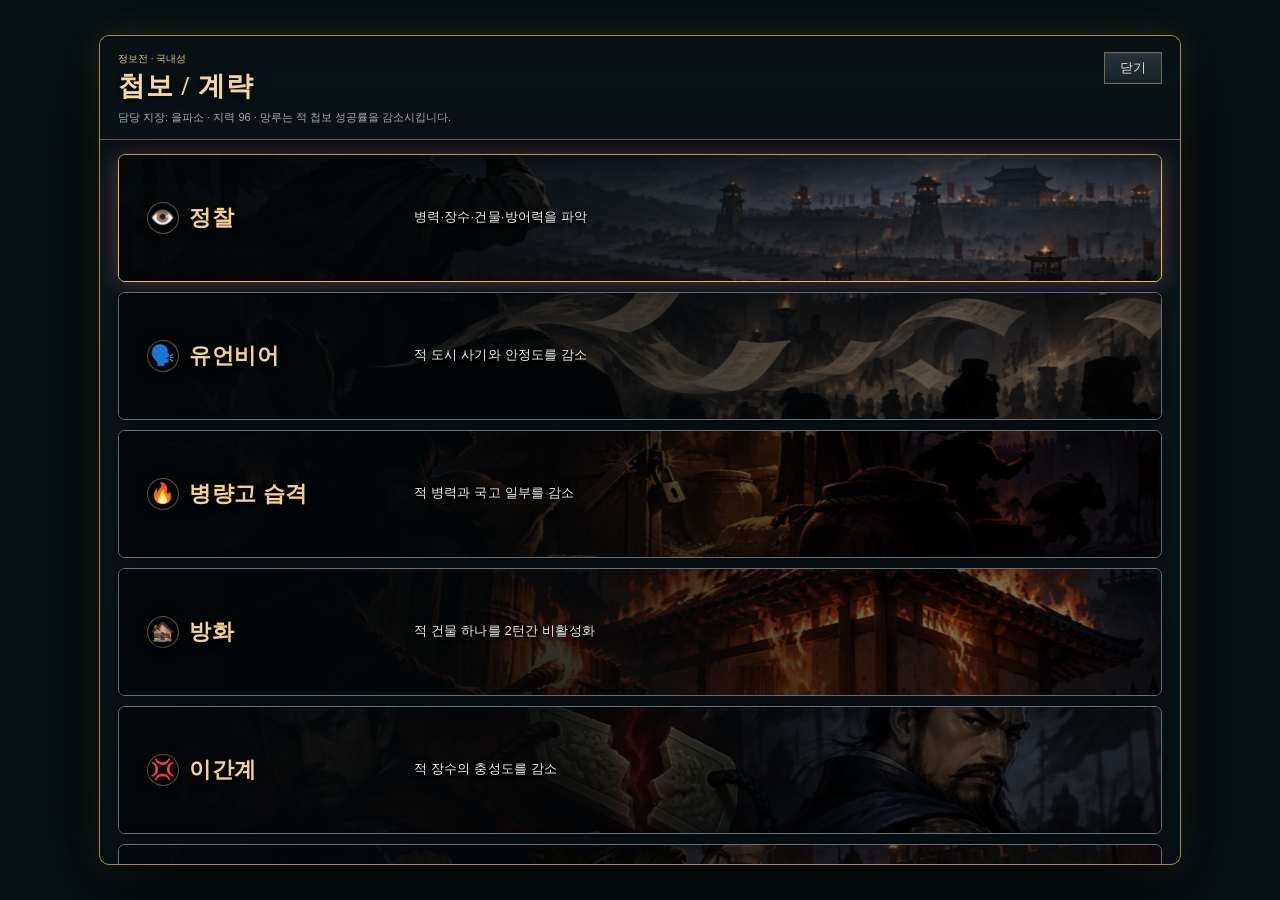
<file: _spy_preview.html>
<!doctype html><meta charset='utf-8'><link rel='stylesheet' href='espionage-cinematic-ui.css'><style>body{margin:0;background:#061015;font-family:Arial,sans-serif;color:#fff;display:grid;place-items:center;min-height:100vh}.officer-panel-eyebrow{font-size:10px;color:#d6bd84}.subtext{color:#9eaaa6}.officer-modal-close{padding:6px 9px}.strategy-espionage-cinematic-modal{display:block;position:relative;margin:20px auto}.strategy-espionage-wrap{--spy-faction-glow:#b75c63}</style><dialog id='strategyEspionageModal' class='strategy-espionage-cinematic-modal' open><div class='strategy-espionage-wrap' style='--spy-faction-glow:#b75c63'><div class='strategy-espionage-head'><div><div class='officer-panel-eyebrow'>정보전 · 국내성</div><h2>첩보 / 계략</h2><p class='subtext'>담당 지장: 을파소 · 지력 96 · 망루는 적 첩보 성공률을 감소시킵니다.</p></div><button class='officer-modal-close'>닫기</button></div><div class='strategy-espionage-actions'>
<button class="strategy-espionage-action-slot" aria-pressed="true" style="--espionage-bg-image:url('image_HVYpzu.png')"><span class="strategy-espionage-action-copy"><strong><span class="strategy-espionage-action-icon">👁️</span>정찰</strong><small>병력·장수·건물·방어력을 파악</small></span><span class="strategy-espionage-action-sheen"></span></button><button class="strategy-espionage-action-slot" aria-pressed="false" style="--espionage-bg-image:url('image_zlI1-7.png')"><span class="strategy-espionage-action-copy"><strong><span class="strategy-espionage-action-icon">🗣️</span>유언비어</strong><small>적 도시 사기와 안정도를 감소</small></span><span class="strategy-espionage-action-sheen"></span></button><button class="strategy-espionage-action-slot" aria-pressed="false" style="--espionage-bg-image:url('image_VJrNXn.png')"><span class="strategy-espionage-action-copy"><strong><span class="strategy-espionage-action-icon">🔥</span>병량고 습격</strong><small>적 병력과 국고 일부를 감소</small></span><span class="strategy-espionage-action-sheen"></span></button><button class="strategy-espionage-action-slot" aria-pressed="false" style="--espionage-bg-image:url('image_U5ZYX_.png')"><span class="strategy-espionage-action-copy"><strong><span class="strategy-espionage-action-icon">🏚️</span>방화</strong><small>적 건물 하나를 2턴간 비활성화</small></span><span class="strategy-espionage-action-sheen"></span></button><button class="strategy-espionage-action-slot" aria-pressed="false" style="--espionage-bg-image:url('image_smlfKO.png')"><span class="strategy-espionage-action-copy"><strong><span class="strategy-espionage-action-icon">💢</span>이간계</strong><small>적 장수의 충성도를 감소</small></span><span class="strategy-espionage-action-sheen"></span></button><button class="strategy-espionage-action-slot" aria-pressed="false" style="--espionage-bg-image:url('image_ZTBQhS.png')"><span class="strategy-espionage-action-copy"><strong><span class="strategy-espionage-action-icon">🛡️</span>반간계</strong><small>3턴간 이 도시를 향한 적 첩보 성공률 감소</small></span><span class="strategy-espionage-action-sheen"></span></button><button class="strategy-espionage-action-slot" aria-pressed="false" style="--espionage-bg-image:url('image_OTJoMB.png')"><span class="strategy-espionage-action-copy"><strong><span class="strategy-espionage-action-icon">📜</span>거짓정보</strong><small>AI가 해당 도시 병력을 잘못 판단하도록 교란</small></span><span class="strategy-espionage-action-sheen"></span></button></div></div></dialog>
</file>
<file: espionage-cinematic-ui.css>
/* 삼국쟁패 v81 - 첩보/계략 시네마틱 와이드 슬롯 UI */
#strategyEspionageModal.strategy-espionage-cinematic-modal{
  width:min(1080px,calc(100vw - 40px))!important;
  max-width:none!important;
  max-height:92vh!important;
  padding:0!important;
  overflow:hidden!important;
  border:1px solid color-mix(in srgb,var(--spy-faction-glow,#d4af37) 52%,#6f6755)!important;
  border-radius:10px!important;
  background:linear-gradient(180deg,#0d171df7,#081116f7)!important;
  box-shadow:0 28px 90px #000e,0 0 32px color-mix(in srgb,var(--spy-faction-glow,#d4af37) 18%,transparent)!important;
  color:#f2ecdc!important;
}
#strategyEspionageModal.strategy-espionage-cinematic-modal::backdrop{
  background:radial-gradient(circle at 50% 42%,#13242dbd 0,#050a0ddc 62%,#020405ed 100%)!important;
  backdrop-filter:blur(4px) saturate(.8);
}
#strategyEspionageModal .strategy-espionage-wrap{
  box-sizing:border-box;
  max-height:92vh;
  overflow-y:auto;
  padding:0 18px 20px!important;
  scrollbar-width:thin;
  scrollbar-color:#8b7650 #0b1419;
}
#strategyEspionageModal .strategy-espionage-head{
  position:sticky;
  top:0;
  z-index:20;
  margin:0 -18px 14px;
  padding:16px 18px 13px!important;
  display:flex!important;
  align-items:flex-start!important;
  justify-content:space-between!important;
  gap:18px!important;
  border-bottom:1px solid color-mix(in srgb,var(--spy-faction-glow,#d4af37) 36%,#4b4a43)!important;
  background:linear-gradient(180deg,rgba(9,17,21,.98),rgba(9,17,21,.91));
  backdrop-filter:blur(14px);
  box-shadow:0 12px 26px #0007;
}
#strategyEspionageModal .strategy-espionage-head h2{
  margin:2px 0 5px!important;
  font-family:"Noto Serif KR","Nanum Myeongjo",serif;
  font-size:27px!important;
  letter-spacing:.035em;
  color:#f2d89b!important;
  text-shadow:0 1px 12px #000;
}
#strategyEspionageModal .strategy-espionage-head .subtext{
  margin:0;
  color:#9eaaa6;
  font-size:11px;
  line-height:1.5;
}
#strategyEspionageModal .strategy-espionage-head .officer-modal-close{
  flex:0 0 auto;
  min-width:58px!important;
  border:1px solid #736a55!important;
  background:linear-gradient(180deg,#273238,#182228)!important;
  color:#eee4cf!important;
  box-shadow:inset 0 1px 0 #ffffff10;
}

/* 기존 2열 카드 → 1열 시네마틱 와이드 슬롯 */
#strategyEspionageModal .strategy-espionage-actions{
  display:flex!important;
  flex-direction:column!important;
  grid-template-columns:none!important;
  gap:10px!important;
  margin:0!important;
}
#strategyEspionageModal .strategy-espionage-actions .strategy-espionage-action-slot{
  --slot-height:128px;
  position:relative!important;
  isolation:isolate;
  box-sizing:border-box;
  width:100%!important;
  height:var(--slot-height)!important;
  min-height:var(--slot-height)!important;
  overflow:hidden!important;
  display:block!important;
  padding:0!important;
  border:1px solid #667177!important;
  border-radius:7px!important;
  background:#10191e!important;
  color:#fff!important;
  text-align:left!important;
  cursor:pointer;
  box-shadow:inset 0 0 0 1px #0009,0 5px 18px #0007;
  transition:border-color .3s ease,box-shadow .3s ease,transform .3s ease!important;
  transform:translateZ(0);
}
#strategyEspionageModal .strategy-espionage-actions .strategy-espionage-action-slot::before{
  content:"";
  position:absolute;
  inset:-2px;
  z-index:-3;
  background-image:var(--espionage-bg-image);
  background-size:cover;
  background-position:center;
  background-repeat:no-repeat;
  filter:brightness(.58) saturate(.82) contrast(1.04);
  transform:scale(1.001);
  transform-origin:center;
  transition:transform .3s cubic-bezier(.2,.7,.2,1),filter .3s ease;
  will-change:transform,filter;
}
#strategyEspionageModal .strategy-espionage-actions .strategy-espionage-action-slot::after{
  content:"";
  position:absolute;
  inset:0;
  z-index:-2;
  pointer-events:none;
  background:
    linear-gradient(90deg,rgba(3,7,9,.94) 0%,rgba(3,7,9,.84) 25%,rgba(3,7,9,.50) 52%,rgba(3,7,9,.08) 84%,rgba(3,7,9,.18) 100%),
    linear-gradient(180deg,rgba(0,0,0,.20),transparent 35%,rgba(0,0,0,.28));
  transition:opacity .3s ease;
}
#strategyEspionageModal .strategy-espionage-action-copy{
  position:absolute;
  z-index:3;
  inset:0 auto 0 0;
  width:min(82%,820px);
  display:flex!important;
  align-items:center;
  gap:22px;
  padding:0 28px;
  box-sizing:border-box;
  pointer-events:none;
  text-shadow:0 2px 8px #000,0 1px 2px #000;
}
#strategyEspionageModal .strategy-espionage-action-copy strong{
  display:flex!important;
  align-items:center;
  flex:0 0 245px;
  min-width:0;
  gap:10px;
  color:#f2d28c!important;
  font-size:22px!important;
  line-height:1.15;
  letter-spacing:.025em;
  font-family:"Noto Serif KR","Nanum Myeongjo",serif;
  white-space:nowrap;
}
#strategyEspionageModal .strategy-espionage-action-icon{
  display:inline-grid;
  place-items:center;
  width:30px;
  height:30px;
  flex:0 0 30px;
  font-family:system-ui,sans-serif;
  font-size:20px;
  border:1px solid #e6c87366;
  border-radius:50%;
  background:#080b0da8;
  box-shadow:inset 0 0 10px #000b,0 0 10px #0008;
}
#strategyEspionageModal .strategy-espionage-action-copy small{
  display:block!important;
  margin:0!important;
  color:#eef2ee!important;
  font-size:13px!important;
  line-height:1.45!important;
  letter-spacing:.015em;
  white-space:nowrap;
  overflow:hidden;
  text-overflow:ellipsis;
}
#strategyEspionageModal .strategy-espionage-action-sheen{
  position:absolute;
  z-index:1;
  right:-18%;
  top:-80%;
  width:42%;
  height:260%;
  opacity:0;
  pointer-events:none;
  transform:rotate(14deg) translateX(-40%);
  background:linear-gradient(90deg,transparent,#ffffff13,transparent);
  transition:opacity .3s ease,transform .55s ease;
}
#strategyEspionageModal .strategy-espionage-actions .strategy-espionage-action-slot:hover:not(:disabled),
#strategyEspionageModal .strategy-espionage-actions .strategy-espionage-action-slot:focus-visible:not(:disabled){
  border-color:var(--spy-faction-glow,#d4af37)!important;
  box-shadow:inset 0 0 0 1px color-mix(in srgb,var(--spy-faction-glow,#d4af37) 45%,transparent),0 0 22px color-mix(in srgb,var(--spy-faction-glow,#d4af37) 55%,transparent),0 12px 30px #000b!important;
  transform:translateY(-1px) translateZ(0)!important;
  outline:none;
}
#strategyEspionageModal .strategy-espionage-actions .strategy-espionage-action-slot:hover:not(:disabled)::before,
#strategyEspionageModal .strategy-espionage-actions .strategy-espionage-action-slot:focus-visible:not(:disabled)::before{
  transform:scale(1.03);
  filter:brightness(1.2) saturate(1.05) contrast(1.02);
}
#strategyEspionageModal .strategy-espionage-actions .strategy-espionage-action-slot:hover:not(:disabled)::after,
#strategyEspionageModal .strategy-espionage-actions .strategy-espionage-action-slot:focus-visible:not(:disabled)::after{
  opacity:.86;
}
#strategyEspionageModal .strategy-espionage-actions .strategy-espionage-action-slot:hover .strategy-espionage-action-sheen{
  opacity:1;
  transform:rotate(14deg) translateX(70%);
}
#strategyEspionageModal .strategy-espionage-actions .strategy-espionage-action-slot[aria-pressed="true"]{
  border-color:#e2be67!important;
  box-shadow:inset 4px 0 0 #edca72,inset 0 0 0 1px #ffe7a52d,0 0 22px color-mix(in srgb,var(--spy-faction-glow,#d4af37) 42%,transparent)!important;
}
#strategyEspionageModal .strategy-espionage-actions .strategy-espionage-action-slot[aria-pressed="true"]::before{
  filter:brightness(.93) saturate(1.02);
}
#strategyEspionageModal .strategy-espionage-actions .strategy-espionage-action-slot:disabled{
  opacity:.46!important;
  cursor:not-allowed!important;
  filter:none!important;
}
#strategyEspionageModal .strategy-espionage-actions .strategy-espionage-action-slot:disabled::before{
  filter:brightness(.42) saturate(.45) grayscale(.28);
}

/* 대상 선택부는 정보 밀도를 위해 기존 카드형 유지하되 시네마틱 패널에 맞춰 정돈 */
#strategyEspionageModal .mode-title{
  margin:18px 0 8px;
  color:#e5cb8f;
  font-size:13px;
  letter-spacing:.04em;
}
#strategyEspionageModal .strategy-espionage-targets{
  display:grid!important;
  grid-template-columns:repeat(2,minmax(0,1fr))!important;
  gap:8px!important;
  margin-top:0!important;
}
#strategyEspionageModal .strategy-espionage-targets button{
  min-height:62px;
  padding:10px 12px!important;
  border:1px solid #48575c!important;
  border-radius:5px!important;
  background:linear-gradient(180deg,#16252bcf,#101b20e8)!important;
  transition:border-color .18s ease,background .18s ease,box-shadow .18s ease;
}
#strategyEspionageModal .strategy-espionage-targets button:hover{
  border-color:var(--spy-faction-glow,#d4af37)!important;
  background:linear-gradient(180deg,#20343cca,#14242ae8)!important;
  box-shadow:0 0 12px color-mix(in srgb,var(--spy-faction-glow,#d4af37) 24%,transparent);
}
#strategyEspionageModal .strategy-scout-report{
  margin-top:12px!important;
  padding:11px 13px!important;
  background:#091217e8!important;
  border:1px solid #425158!important;
  border-radius:5px!important;
}

@media(max-width:760px){
  #strategyEspionageModal.strategy-espionage-cinematic-modal{width:calc(100vw - 16px)!important;max-height:94vh!important}
  #strategyEspionageModal .strategy-espionage-wrap{padding:0 10px 14px!important;max-height:94vh}
  #strategyEspionageModal .strategy-espionage-head{margin:0 -10px 10px;padding:12px 10px 10px!important}
  #strategyEspionageModal .strategy-espionage-head h2{font-size:22px!important}
  #strategyEspionageModal .strategy-espionage-actions .strategy-espionage-action-slot{--slot-height:104px}
  #strategyEspionageModal .strategy-espionage-action-copy{width:92%;display:block!important;padding:20px 18px}
  #strategyEspionageModal .strategy-espionage-action-copy strong{font-size:18px!important;display:flex!important;margin-bottom:7px;white-space:normal}
  #strategyEspionageModal .strategy-espionage-action-copy small{font-size:11px!important;white-space:normal;display:-webkit-box!important;-webkit-line-clamp:2;-webkit-box-orient:vertical}
  #strategyEspionageModal .strategy-espionage-action-icon{width:26px;height:26px;flex-basis:26px;font-size:17px}
  #strategyEspionageModal .strategy-espionage-targets{grid-template-columns:1fr!important}
}

@media(prefers-reduced-motion:reduce){
  #strategyEspionageModal .strategy-espionage-action-slot,
  #strategyEspionageModal .strategy-espionage-action-slot::before,
  #strategyEspionageModal .strategy-espionage-action-sheen{transition:none!important}
}
</file>
